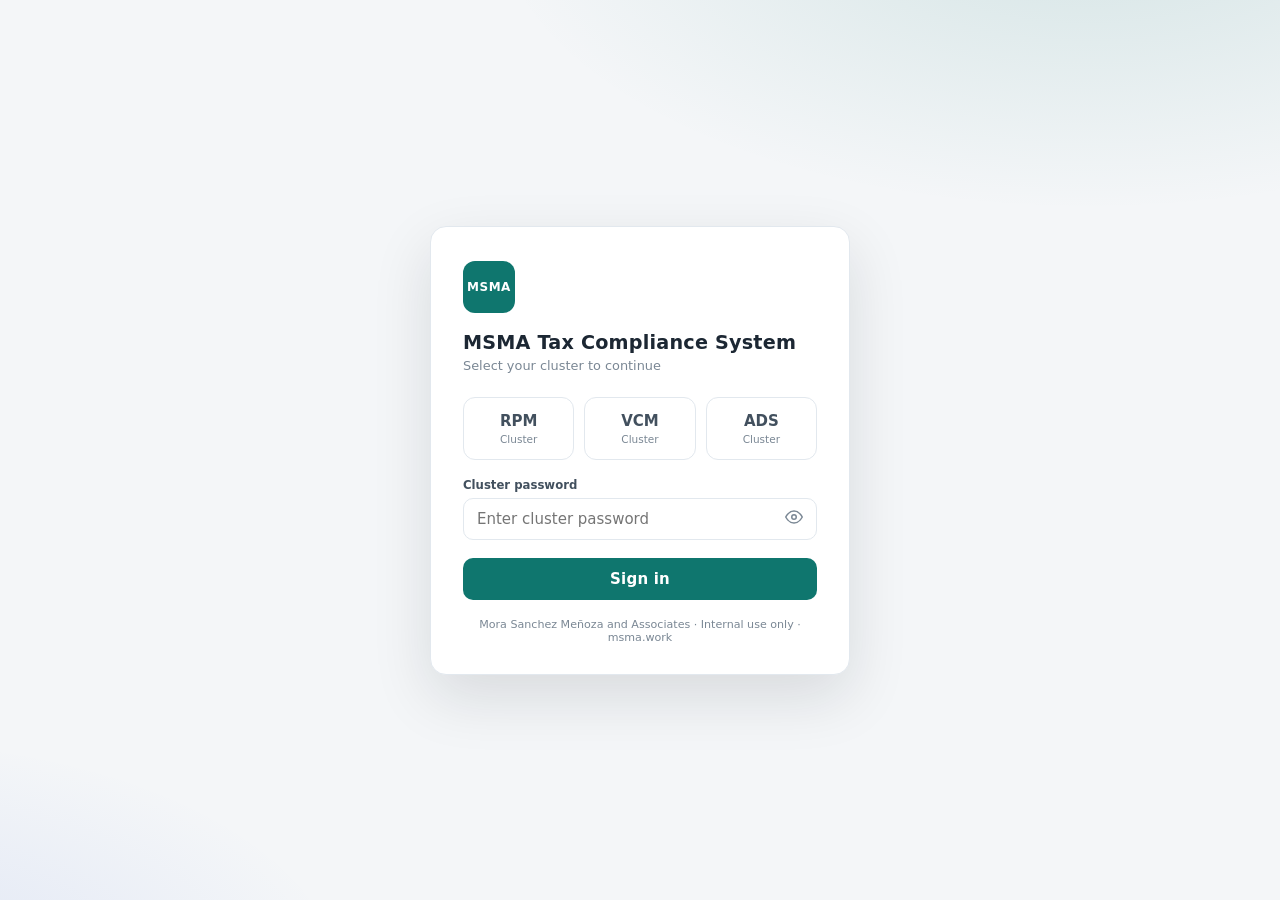
<file: msma-tax-compliance-system_6.html>
<!DOCTYPE html>
<html lang="en">
<head>
<meta charset="UTF-8">
<meta name="viewport" content="width=device-width, initial-scale=1.0">
<title>MSMA Tax Compliance System</title>
<style>
  :root{
    --ink:#1c2733; --ink-soft:#42505e; --muted:#7a8794;
    --paper:#f4f6f8; --surface:#ffffff; --line:#e2e8ee;
    --accent:#0f766e; --accent-soft:#e6f3f1; --accent-deep:#0b5a54;
    --amber:#b45309; --amber-bg:#fdf3e3;
    --red:#b91c1c; --red-bg:#fdecec;
    --green:#15803d; --green-bg:#e9f6ee;
    --blue:#1d4ed8; --blue-bg:#e9effc;
    --radius:10px;
    --sidebar-w:248px; --sidebar-w-min:64px;
    font-size:15px;
  }
  *{box-sizing:border-box; margin:0; padding:0;}
  body{
    font-family:"Segoe UI", system-ui, -apple-system, Roboto, "Helvetica Neue", Arial, sans-serif;
    background:var(--paper); color:var(--ink); min-height:100vh;
  }
  button{font:inherit; cursor:pointer;}
  input,select,textarea{font:inherit; color:var(--ink);}

  /* =================== LOGIN =================== */
  #loginScreen{
    min-height:100vh; display:flex; align-items:center; justify-content:center;
    background:
      radial-gradient(1000px 500px at 85% -10%, rgba(15,118,110,.14), transparent 60%),
      radial-gradient(800px 420px at -10% 110%, rgba(29,78,216,.10), transparent 60%),
      var(--paper);
    padding:24px;
  }
  .login-card{
    width:100%; max-width:420px; background:var(--surface);
    border:1px solid var(--line); border-radius:16px;
    box-shadow:0 22px 60px rgba(15,25,35,.12);
    padding:34px 32px 30px;
  }
  .login-card .logo{
    width:52px; height:52px; border-radius:12px; background:var(--accent);
    color:#fff; display:grid; place-items:center; font-weight:800; letter-spacing:.5px;
    margin-bottom:18px; font-size:.8rem;
  }
  .login-card h1{font-size:1.28rem; letter-spacing:.2px;}
  .login-card .tag{color:var(--muted); font-size:.86rem; margin:4px 0 24px;}
  .cluster-grid{display:grid; grid-template-columns:repeat(3,1fr); gap:10px; margin-bottom:18px;}
  .cluster-opt{
    border:1.5px solid var(--line); border-radius:12px; background:var(--surface);
    padding:14px 8px; text-align:center; color:var(--ink-soft); font-weight:700;
    transition:border-color .15s, background .15s;
  }
  .cluster-opt small{display:block; font-weight:500; color:var(--muted); font-size:.7rem; margin-top:3px;}
  .cluster-opt:hover{border-color:var(--accent);}
  .cluster-opt.sel{border-color:var(--accent); background:var(--accent-soft); color:var(--accent-deep);}
  .login-field{margin-bottom:14px;}
  .login-field label{display:block; font-size:.78rem; font-weight:600; color:var(--ink-soft); margin-bottom:6px;}
  .pw-wrap{position:relative;}
  .pw-wrap input{
    width:100%; padding:11px 44px 11px 13px; border:1.5px solid var(--line); border-radius:10px; outline:none;
  }
  .pw-wrap input:focus{border-color:var(--accent);}
  /* hide the browser's built-in password reveal (Edge) so only our toggle shows */
  .pw-wrap input::-ms-reveal,
  .pw-wrap input::-ms-clear{display:none;}
  .pw-wrap .eye{
    position:absolute; right:6px; top:50%; transform:translateY(-50%);
    border:none; background:transparent; color:var(--muted); width:34px; height:34px; border-radius:8px;
  }
  .pw-wrap .eye:hover{background:var(--paper);}
  .login-btn{
    width:100%; padding:12px; border:none; border-radius:10px; background:var(--accent);
    color:#fff; font-weight:700; letter-spacing:.2px; margin-top:4px;
  }
  .login-btn:hover{background:var(--accent-deep);}
  .login-err{
    color:var(--red); background:var(--red-bg); border-radius:8px; font-size:.82rem;
    padding:9px 12px; margin-bottom:12px; display:none;
  }
  .login-err.show{display:block; animation:shake .3s;}
  @keyframes shake{ 25%{transform:translateX(-4px)} 75%{transform:translateX(4px)} }
  .login-foot{margin-top:18px; text-align:center; font-size:.74rem; color:var(--muted);}

  /* =================== APP CHROME =================== */
  #appScreen{display:none;}
  .topbar{
    position:fixed; top:0; left:0; right:0; height:56px; z-index:40;
    background:var(--surface); border-bottom:1px solid var(--line);
    display:flex; align-items:center; gap:12px; padding:0 16px;
  }
  .hamburger{
    width:40px; height:40px; border:none; background:transparent; border-radius:50%;
    display:grid; place-items:center; color:var(--ink-soft);
  }
  .hamburger:hover{background:var(--paper);}
  .brand{display:flex; align-items:baseline; gap:8px; white-space:nowrap;}
  .brand .word{font-weight:700; letter-spacing:.4px;}
  .brand .app{color:var(--muted); font-size:.92rem;}
  .topbar .spacer{flex:1;}
  .cluster-chip{
    font-size:.76rem; font-weight:700; color:var(--accent-deep); background:var(--accent-soft);
    padding:4px 12px; border-radius:999px; letter-spacing:.04em;
  }
  .pst-clock{font-size:.85rem; color:var(--muted); white-space:nowrap;}
  .pst-clock b{color:var(--ink-soft); font-weight:600;}
  .logout-btn{
    border:1px solid var(--line); background:var(--surface); border-radius:8px;
    padding:6px 12px; font-size:.82rem; font-weight:600; color:var(--ink-soft);
  }
  .logout-btn:hover{border-color:var(--red); color:var(--red);}

  /* =================== SIDEBAR =================== */
  .sidebar{
    position:fixed; top:56px; bottom:0; left:0; width:var(--sidebar-w); z-index:30;
    background:var(--surface); border-right:1px solid var(--line);
    padding:12px 8px; overflow-y:auto; transition:width .18s ease;
    display:flex; flex-direction:column;
  }
  body.nav-min .sidebar{width:var(--sidebar-w-min);}
  .nav-item{
    display:flex; align-items:center; gap:14px; width:100%;
    border:none; background:transparent; text-align:left;
    padding:10px 14px; border-radius:0 999px 999px 0;
    color:var(--ink-soft); font-weight:500; white-space:nowrap; overflow:hidden;
  }
  .nav-item:hover{background:var(--paper);}
  .nav-item.active{background:var(--accent-soft); color:var(--accent-deep); font-weight:700;}
  .nav-item .ico{flex:0 0 20px; width:20px; height:20px;}
  .nav-item .chev{
    margin-left:auto; transition:transform .5s ease; flex:0 0 16px; width:16px; height:16px;
  }
  .nav-item.open .chev{transform:rotate(180deg);}
  body.nav-min .nav-item .label, body.nav-min .nav-item .chev{display:none;}

  /* dropdown: vertical window closing at .5s */
  .submenu{
    overflow:hidden; max-height:0; transition:max-height .5s ease;
  }
  .submenu.open{max-height:240px;}
  .submenu .nav-item{padding-left:48px; font-size:.92rem;}
  body.nav-min .submenu .nav-item{padding-left:14px;}
  .nav-bottom{margin-top:auto; border-top:1px solid var(--line); padding-top:8px;}

  /* =================== MAIN =================== */
  .main{margin:56px 0 0 var(--sidebar-w); padding:22px 26px 60px; transition:margin .18s ease;}
  body.nav-min .main{margin-left:var(--sidebar-w-min);}
  .page-head{display:flex; flex-wrap:wrap; align-items:center; gap:14px; margin-bottom:18px;}
  .page-head h1{font-size:1.35rem; font-weight:700; letter-spacing:.2px;}
  .page-head .sub{color:var(--muted); font-size:.9rem; width:100%;}
  .period-nav{display:flex; align-items:center; gap:6px; margin-left:auto;}
  .period-nav button{
    border:1px solid var(--line); background:var(--surface); border-radius:8px;
    width:34px; height:34px; color:var(--ink-soft);
  }
  .period-nav .period-label{
    border:1px solid var(--line); background:var(--surface); border-radius:8px;
    padding:6px 14px; font-weight:600; min-width:150px; text-align:center;
  }
  .subtabs{display:flex; gap:8px; margin-bottom:16px;}
  .subtab{
    border:1px solid var(--line); background:var(--surface); border-radius:999px;
    padding:7px 16px; font-weight:600; font-size:.86rem; color:var(--ink-soft);
  }
  .subtab.active{background:var(--ink); border-color:var(--ink); color:#fff;}

  .stat-row{display:grid; grid-template-columns:repeat(auto-fit,minmax(150px,1fr)); gap:12px; margin-bottom:20px;}
  .stat{background:var(--surface); border:1px solid var(--line); border-radius:var(--radius); padding:14px 16px;}
  .stat .n{font-size:1.5rem; font-weight:700;}
  .stat .l{font-size:.8rem; color:var(--muted); margin-top:2px;}
  .stat.flag-red .n{color:var(--red);}
  .stat.flag-amber .n{color:var(--amber);}
  .stat.flag-green .n{color:var(--green);}

  .toolbar{display:flex; flex-wrap:wrap; gap:10px; margin-bottom:14px; align-items:center;}
  .toolbar input[type=search]{
    flex:1; min-width:180px; padding:9px 14px; border:1px solid var(--line);
    border-radius:999px; background:var(--surface); outline:none;
  }
  .toolbar input[type=search]:focus{border-color:var(--accent);}
  .toolbar select{padding:9px 12px; border:1px solid var(--line); border-radius:8px; background:var(--surface);}
  .btn{border:none; border-radius:8px; padding:9px 16px; font-weight:600; background:var(--accent); color:#fff;}
  .btn:hover{background:var(--accent-deep);}
  .btn.ghost{background:var(--surface); color:var(--ink-soft); border:1px solid var(--line);}
  .btn.ghost:hover{background:var(--paper);}

  .card{background:var(--surface); border:1px solid var(--line); border-radius:var(--radius); overflow:hidden; margin-bottom:18px;}
  .card .card-title{
    padding:12px 16px; border-bottom:1px solid var(--line); font-weight:700; font-size:.95rem;
    display:flex; align-items:center; gap:10px;
  }
  .card .card-title .pill{
    font-size:.7rem; font-weight:700; padding:2px 9px; border-radius:999px;
    background:var(--accent-soft); color:var(--accent-deep);
  }
  table{width:100%; border-collapse:collapse;}
  thead th{
    text-align:left; font-size:.74rem; text-transform:uppercase; letter-spacing:.06em;
    color:var(--muted); padding:10px 14px; border-bottom:1px solid var(--line); background:#fbfcfd; white-space:nowrap;
  }
  tbody td{padding:12px 14px; border-bottom:1px solid var(--line); vertical-align:middle;}
  tbody tr:last-child td{border-bottom:none;}
  tbody tr:hover{background:#fafcfc;}
  .cname{font-weight:600; cursor:pointer;}
  .cname:hover{color:var(--accent); text-decoration:underline;}
  .cmeta{font-size:.78rem; color:var(--muted); margin-top:2px;}
  .chan{display:inline-block; font-size:.72rem; font-weight:700; letter-spacing:.03em; padding:2px 8px; border-radius:999px;}
  .chan.ebir{background:var(--blue-bg); color:var(--blue);}
  .chan.efps{background:var(--accent-soft); color:var(--accent-deep);}
  .taxtag{
    display:inline-block; font-size:.68rem; font-weight:700; padding:2px 7px; border-radius:6px;
    background:var(--paper); color:var(--ink-soft); border:1px solid var(--line); margin-right:3px;
  }
  .due{font-variant-numeric:tabular-nums; white-space:nowrap; font-size:.86rem;}
  .flagchip{display:inline-flex; align-items:center; gap:5px; font-size:.75rem; font-weight:700; padding:3px 9px; border-radius:999px; white-space:nowrap;}
  .flagchip.red{background:var(--red-bg); color:var(--red);}
  .flagchip.amber{background:var(--amber-bg); color:var(--amber);}
  .flagchip.green{background:var(--green-bg); color:var(--green);}
  .flagchip.grey{background:var(--paper); color:var(--muted);}

  .pipe{display:flex; gap:3px; align-items:center;}
  .pipe .step{
    width:22px; height:22px; border-radius:6px; border:1px solid var(--line);
    background:var(--surface); display:grid; place-items:center;
    font-size:.62rem; font-weight:700; color:var(--muted); position:relative;
  }
  .pipe .step.done{background:var(--accent); border-color:var(--accent); color:#fff;}
  .pipe .step.next{border-color:var(--accent); color:var(--accent-deep); border-style:dashed;}
  .pipe .step:hover::after{
    content:attr(data-tip); position:absolute; bottom:130%; left:50%; transform:translateX(-50%);
    background:var(--ink); color:#fff; font-size:.7rem; font-weight:500; padding:4px 8px;
    border-radius:6px; white-space:nowrap; z-index:5;
  }
  .pipe-actions{display:flex; gap:4px; margin-left:8px;}
  .pipe-actions button{
    border:1px solid var(--line); background:var(--surface); border-radius:6px;
    width:24px; height:24px; font-size:.8rem; color:var(--ink-soft); line-height:1;
  }
  .pipe-actions button:hover{border-color:var(--accent); color:var(--accent-deep);}
  .status-word{font-size:.78rem; color:var(--ink-soft); margin-top:4px;}

  .empty{padding:44px 20px; text-align:center; color:var(--muted);}
  .empty b{color:var(--ink-soft);}

  /* summary tiles on dashboard */
  .ret-grid{display:grid; grid-template-columns:repeat(auto-fit,minmax(250px,1fr)); gap:14px; margin-bottom:22px;}
  .ret-card{
    background:var(--surface); border:1px solid var(--line); border-radius:var(--radius);
    padding:16px; cursor:pointer; transition:border-color .15s, box-shadow .15s;
  }
  .ret-card:hover{border-color:var(--accent); box-shadow:0 4px 14px rgba(15,118,110,.08);}
  .ret-card .rc-head{display:flex; justify-content:space-between; align-items:baseline; margin-bottom:2px;}
  .ret-card .rc-form{font-weight:800; font-size:1.05rem;}
  .ret-card .rc-tax{font-size:.7rem; font-weight:700; color:var(--accent-deep); background:var(--accent-soft); padding:2px 8px; border-radius:999px;}
  .ret-card .rc-period{font-size:.78rem; color:var(--muted); margin-bottom:12px;}
  .ret-card .rc-bar{height:8px; border-radius:999px; background:var(--paper); overflow:hidden; margin-bottom:10px; display:flex;}
  .ret-card .rc-bar i{display:block; height:100%;}
  .ret-card .rc-nums{display:flex; gap:14px; font-size:.78rem; color:var(--ink-soft); flex-wrap:wrap;}
  .ret-card .rc-nums b{font-size:.95rem;}
  .dot{display:inline-block; width:8px; height:8px; border-radius:50%; margin-right:4px;}

  /* =================== MODALS =================== */
  .overlay{
    position:fixed; inset:0; background:rgba(20,28,36,.45); z-index:60;
    display:none; align-items:flex-start; justify-content:center; padding:56px 16px; overflow-y:auto;
  }
  .overlay.open{display:flex;}
  .modal{background:var(--surface); border-radius:14px; width:100%; max-width:640px; box-shadow:0 18px 50px rgba(15,25,35,.25);}
  .modal header{display:flex; align-items:center; justify-content:space-between; padding:16px 20px; border-bottom:1px solid var(--line); cursor:move; user-select:none;}
  .modal header h2{font-size:1.05rem;}
  /* dropdown checklist */
  .dd{position:relative;}
  .dd-btn{
    width:100%; text-align:left; padding:8px 34px 8px 11px; border:1px solid var(--line);
    border-radius:8px; background:#fff; color:var(--ink); position:relative;
  }
  .dd-btn:focus{border-color:var(--accent); outline:none;}
  .dd-btn.placeholder{color:var(--muted);}
  .dd-btn::after{
    content:""; position:absolute; right:12px; top:50%; width:8px; height:8px;
    border-right:2px solid var(--muted); border-bottom:2px solid var(--muted);
    transform:translateY(-70%) rotate(45deg); transition:transform .2s ease;
  }
  .dd.open .dd-btn::after{transform:translateY(-30%) rotate(-135deg);}
  .dd-panel{
    position:absolute; top:calc(100% + 4px); left:0; right:0; z-index:10;
    background:#fff; border:1px solid var(--line); border-radius:10px;
    box-shadow:0 10px 26px rgba(15,25,35,.14); padding:6px;
    overflow:hidden; max-height:0; opacity:0; pointer-events:none;
    transition:max-height .5s ease, opacity .2s ease;
  }
  .dd.open .dd-panel{max-height:220px; opacity:1; pointer-events:auto;}
  .dd-panel label{
    display:flex; align-items:center; gap:9px; padding:8px 10px; border-radius:7px;
    font-size:.88rem; font-weight:500; color:var(--ink-soft); cursor:pointer; margin:0;
  }
  .dd-panel label:hover{background:var(--paper);}
  .modal .body{padding:18px 20px; display:grid; grid-template-columns:1fr 1fr; gap:14px;}
  .modal .body .full{grid-column:1/-1;}
  .field label{display:block; font-size:.78rem; font-weight:600; color:var(--ink-soft); margin-bottom:5px;}
  .field input,.field select,.field textarea{
    width:100%; padding:8px 11px; border:1px solid var(--line); border-radius:8px; outline:none; background:#fff;
  }
  .field input:focus,.field select:focus,.field textarea:focus{border-color:var(--accent);}
  .checks{display:flex; gap:14px; flex-wrap:wrap; padding-top:4px;}
  .cor-note{
    display:flex; gap:8px; align-items:flex-start;
    background:var(--amber-bg); color:var(--amber);
    border:1px solid #f0d9b5; border-radius:8px;
    padding:9px 12px; font-size:.8rem; line-height:1.45;
  }
  .cor-note b{font-weight:700;}
  .checks label{display:flex; align-items:center; gap:6px; font-size:.86rem; font-weight:500; color:var(--ink-soft); margin:0;}
  .modal footer{display:flex; justify-content:space-between; gap:10px; padding:14px 20px; border-top:1px solid var(--line);}
  .modal footer .right{display:flex; gap:10px; margin-left:auto;}
  .danger-link{background:none; border:none; color:var(--red); font-weight:600;}
  .xclose{border:none; background:transparent; font-size:1.2rem; color:var(--muted); width:32px; height:32px; border-radius:50%;}
  .xclose:hover{background:var(--paper);}
  .hint{font-size:.75rem; color:var(--muted); margin-top:4px;}

  .toast{
    position:fixed; bottom:22px; left:50%; transform:translateX(-50%) translateY(80px);
    background:var(--ink); color:#fff; padding:10px 18px; border-radius:999px;
    font-size:.85rem; z-index:80; opacity:0; transition:all .25s ease; pointer-events:none;
  }
  .toast.show{opacity:1; transform:translateX(-50%) translateY(0);}
  .storage-note{margin-top:16px; font-size:.78rem; color:var(--muted);}

  @media (max-width:860px){
    body #appScreen .sidebar{width:var(--sidebar-w-min);}
    body #appScreen .sidebar .label, body #appScreen .sidebar .chev{display:none;}
    body #appScreen .main{margin-left:var(--sidebar-w-min); padding:16px 12px 60px;}
    .modal .body{grid-template-columns:1fr;}
    .cluster-grid{grid-template-columns:1fr;}
  }
  @media (prefers-reduced-motion: reduce){ *{transition:none !important;} }
</style>
</head>
<body>

<!-- ============================================================
     LOGIN SCREEN
============================================================ -->
<div id="loginScreen">
  <div class="login-card">
    <div class="logo">MSMA</div>
    <h1>MSMA Tax Compliance System</h1>
    <div class="tag">Select your cluster to continue</div>
    <div class="login-err" id="loginErr"></div>
    <div class="cluster-grid" id="clusterGrid">
      <button class="cluster-opt" data-cluster="RPM">RPM<small>Cluster</small></button>
      <button class="cluster-opt" data-cluster="VCM">VCM<small>Cluster</small></button>
      <button class="cluster-opt" data-cluster="ADS">ADS<small>Cluster</small></button>
    </div>
    <div class="login-field">
      <label for="loginPw">Cluster password</label>
      <div class="pw-wrap">
        <input type="password" id="loginPw" placeholder="Enter cluster password" autocomplete="current-password">
        <button class="eye" id="pwEye" type="button" aria-label="Show password">
          <svg width="18" height="18" viewBox="0 0 24 24" fill="none" stroke="currentColor" stroke-width="2" stroke-linecap="round" stroke-linejoin="round"><path d="M1 12s4-8 11-8 11 8 11 8-4 8-11 8-11-8-11-8z"/><circle cx="12" cy="12" r="3"/></svg>
        </button>
      </div>
    </div>
    <button class="login-btn" id="btnLogin">Sign in</button>
    <div class="login-foot">Mora Sanchez Meñoza and Associates · Internal use only · msma.work</div>
  </div>
</div>

<!-- ============================================================
     APP
============================================================ -->
<div id="appScreen">
  <div class="topbar">
    <button class="hamburger" id="btnNav" aria-label="Toggle navigation">
      <svg width="20" height="20" viewBox="0 0 24 24" fill="none" stroke="currentColor" stroke-width="2" stroke-linecap="round"><line x1="3" y1="6" x2="21" y2="6"/><line x1="3" y1="12" x2="21" y2="12"/><line x1="3" y1="18" x2="21" y2="18"/></svg>
    </button>
    <div class="brand">
      <span class="word">MSMA</span>
      <span class="app">Tax Compliance System</span>
    </div>
    <span class="cluster-chip" id="clusterChip"></span>
    <div class="spacer"></div>
    <div class="pst-clock" id="pstClock"></div>
    <button class="logout-btn" id="btnLogout">Log out</button>
  </div>

  <nav class="sidebar" id="sidebar">
    <button class="nav-item" data-view="dashboard">
      <svg class="ico" viewBox="0 0 24 24" fill="none" stroke="currentColor" stroke-width="2" stroke-linecap="round" stroke-linejoin="round"><rect x="3" y="3" width="7" height="9"/><rect x="14" y="3" width="7" height="5"/><rect x="14" y="12" width="7" height="9"/><rect x="3" y="16" width="7" height="5"/></svg>
      <span class="label">Main Tracker</span>
    </button>
    <button class="nav-item" data-view="masterlist">
      <svg class="ico" viewBox="0 0 24 24" fill="none" stroke="currentColor" stroke-width="2" stroke-linecap="round" stroke-linejoin="round"><path d="M17 21v-2a4 4 0 0 0-4-4H5a4 4 0 0 0-4 4v2"/><circle cx="9" cy="7" r="4"/><path d="M23 21v-2a4 4 0 0 0-3-3.87"/><path d="M16 3.13a4 4 0 0 1 0 7.75"/></svg>
      <span class="label">Client Masterlist</span>
    </button>

    <button class="nav-item" id="taxParent">
      <svg class="ico" viewBox="0 0 24 24" fill="none" stroke="currentColor" stroke-width="2" stroke-linecap="round" stroke-linejoin="round"><path d="M14 2H6a2 2 0 0 0-2 2v16a2 2 0 0 0 2 2h12a2 2 0 0 0 2-2V8z"/><polyline points="14 2 14 8 20 8"/><line x1="16" y1="13" x2="8" y2="13"/><line x1="16" y1="17" x2="8" y2="17"/></svg>
      <span class="label">Tax Compliance</span>
      <svg class="chev" viewBox="0 0 24 24" fill="none" stroke="currentColor" stroke-width="2" stroke-linecap="round" stroke-linejoin="round"><polyline points="6 9 12 15 18 9"/></svg>
    </button>
    <div class="submenu" id="taxSubmenu">
      <button class="nav-item" data-view="WTC"><span class="label">WTC · Compensation</span></button>
      <button class="nav-item" data-view="EWT"><span class="label">EWT · Expanded</span></button>
      <button class="nav-item" data-view="VAT"><span class="label">VAT</span></button>
      <button class="nav-item" data-view="IT"><span class="label">IT · Income Tax</span></button>
    </div>

    <div class="nav-bottom">
      <button class="nav-item" id="navExport">
        <svg class="ico" viewBox="0 0 24 24" fill="none" stroke="currentColor" stroke-width="2" stroke-linecap="round" stroke-linejoin="round"><path d="M21 15v4a2 2 0 0 1-2 2H5a2 2 0 0 1-2-2v-4"/><polyline points="7 10 12 15 17 10"/><line x1="12" y1="15" x2="12" y2="3"/></svg>
        <span class="label">Export current view</span>
      </button>
    </div>
  </nav>

  <main class="main" id="mainContent"></main>
</div>

<!-- ============ CLIENT MODAL ============ -->
<div class="overlay" id="clientOverlay">
  <div class="modal" role="dialog" aria-modal="true">
    <header>
      <h2 id="clientModalTitle">Add client</h2>
      <button class="xclose" data-close="clientOverlay">✕</button>
    </header>
    <div class="body">
      <div class="cor-note full">
        <svg width="15" height="15" viewBox="0 0 24 24" fill="none" stroke="currentColor" stroke-width="2" stroke-linecap="round" stroke-linejoin="round" style="flex:0 0 15px; margin-top:2px;"><circle cx="12" cy="12" r="10"/><line x1="12" y1="16" x2="12" y2="12"/><line x1="12" y1="8" x2="12.01" y2="8"/></svg>
        <span>All information must be based on the client's <b>latest Certificate of Registration (BIR Form 2303)</b>.</span>
      </div>
      <div class="field full">
        <label>Registered name</label>
        <input id="fName" placeholder="e.g. ABC Trading Corp.">
      </div>
      <div class="field">
        <label>TIN</label>
        <input id="fTin" placeholder="000-000-000-000">
      </div>
      <div class="field">
        <label>RDO code</label>
        <input id="fRdo" placeholder="e.g. 081">
      </div>
      <div class="field">
        <label>Filing channel</label>
        <select id="fChan">
          <option value="eBIRForms">eBIRForms</option>
          <option value="EFPS">EFPS</option>
        </select>
      </div>
      <div class="field">
        <label>EFPS group</label>
        <select id="fGroup">
          <option value="">N/A</option>
          <option value="A">Group A (file by 15th)</option>
          <option value="B">Group B (file by 14th)</option>
          <option value="C">Group C (file by 13th)</option>
          <option value="D">Group D (file by 12th)</option>
          <option value="E">Group E (file by 11th)</option>
        </select>
        <div class="hint">Staggered filing applies to EFPS monthly withholding returns. Payment due the 15th.</div>
      </div>
      <div class="field">
        <label>Applicable tax types</label>
        <div class="dd" id="taxDd">
          <button type="button" class="dd-btn placeholder" id="taxDdBtn">Select tax types</button>
          <div class="dd-panel">
            <label><input type="checkbox" id="txWTC"> WTC</label>
            <label><input type="checkbox" id="txEWT"> EWT</label>
            <label><input type="checkbox" id="txVAT"> VAT</label>
            <label><input type="checkbox" id="txIT"> IT</label>
          </div>
        </div>
      </div>
      <div class="field">
        <label>Registered business address</label>
        <input id="fAddr" placeholder="As shown on the 2303">
      </div>
      <div class="field">
        <label>Associate in charge</label>
        <input id="fPrep" placeholder="Staff name">
      </div>
      <div class="field">
        <label>Reviewer/Senior associate in charge</label>
        <input id="fRev" placeholder="Senior / manager">
      </div>
      <div class="field full">
        <label>Notes</label>
        <textarea id="fNotes" rows="2" placeholder="Payroll cut-off quirks, contact person, etc."></textarea>
      </div>
    </div>
    <footer>
      <button class="danger-link" id="btnDeleteClient" style="display:none;">Delete client</button>
      <div class="right">
        <button class="btn ghost" data-close="clientOverlay">Cancel</button>
        <button class="btn" id="btnSaveClient">Save client</button>
      </div>
    </footer>
  </div>
</div>

<!-- ============ RECORD MODAL ============ -->
<div class="overlay" id="recOverlay">
  <div class="modal" role="dialog" aria-modal="true">
    <header>
      <h2 id="recModalTitle">Filing detail</h2>
      <button class="xclose" data-close="recOverlay">✕</button>
    </header>
    <div class="body">
      <div class="field">
        <label>Tax due (₱)</label>
        <input id="rTax" type="number" min="0" step="0.01" placeholder="0.00">
      </div>
      <div class="field">
        <label>Confirmation / FRN no.</label>
        <input id="rRef" placeholder="Filing reference no.">
      </div>
      <div class="field full">
        <label>Notes for this period</label>
        <textarea id="rNotes" rows="3" placeholder="Variances, client delays, penalty exposure…"></textarea>
      </div>
      <div class="field full">
        <label>Step history</label>
        <div id="rHistory" style="font-size:.82rem; color:var(--ink-soft); line-height:1.7;"></div>
      </div>
    </div>
    <footer>
      <div class="right">
        <button class="btn ghost" data-close="recOverlay">Close</button>
        <button class="btn" id="btnSaveRec">Save</button>
      </div>
    </footer>
  </div>
</div>

<div class="toast" id="toast"></div>

<script>
"use strict";
/* ============================================================
   PST-pinned date helpers
============================================================ */
const MONTHS = ["January","February","March","April","May","June","July","August","September","October","November","December"];
function nowPST(){
  const fmt = new Intl.DateTimeFormat("en-PH", {
    timeZone:"Asia/Manila", year:"numeric", month:"2-digit", day:"2-digit",
    hour:"2-digit", minute:"2-digit", hour12:false
  });
  const p = {};
  fmt.formatToParts(new Date()).forEach(x => p[x.type] = x.value);
  return { y:+p.year, m:+p.month, d:+p.day, hh:p.hour, mm:p.minute };
}
function ymdInt(y,m,d){ return y*10000+m*100+d; }
function todayInt(){ const t=nowPST(); return ymdInt(t.y,t.m,t.d); }
function dateStampPST(){ const t=nowPST(); return `${t.y}-${String(t.m).padStart(2,"0")}-${String(t.d).padStart(2,"0")}`; }
function daysBetween(fromInt, toYmd){
  const f = new Date(Date.UTC(Math.floor(fromInt/10000), Math.floor(fromInt/100)%100-1, fromInt%100));
  const t = new Date(Date.UTC(toYmd.y, toYmd.m-1, toYmd.d));
  return Math.round((t-f)/86400000);
}
function lastDayOf(y,m){ return new Date(Date.UTC(y,m,0)).getUTCDate(); }
function addDays(y,m,d,n){
  const dt = new Date(Date.UTC(y,m-1,d)); dt.setUTCDate(dt.getUTCDate()+n);
  return { y:dt.getUTCFullYear(), m:dt.getUTCMonth()+1, d:dt.getUTCDate() };
}
function ordinal(n){ const s=["th","st","nd","rd"], v=n%100; return n+(s[(v-20)%10]||s[v]||s[0]); }
function fmtYmd(o){ return `${MONTHS[o.m-1].slice(0,3)} ${o.d}, ${o.y}`; }

/* ============================================================
   Auth — cluster gate (hash-obfuscated; see deployment note)
============================================================ */
const cyrb53 = (str, seed = 0) => {
  let h1 = 0xdeadbeef ^ seed, h2 = 0x41c6ce57 ^ seed;
  for (let i = 0, ch; i < str.length; i++) {
    ch = str.charCodeAt(i);
    h1 = Math.imul(h1 ^ ch, 2654435761);
    h2 = Math.imul(h2 ^ ch, 1597334677);
  }
  h1 = Math.imul(h1 ^ (h1 >>> 16), 2246822507) ^ Math.imul(h2 ^ (h2 >>> 13), 3266489909);
  h2 = Math.imul(h2 ^ (h2 >>> 16), 2246822507) ^ Math.imul(h1 ^ (h1 >>> 13), 3266489909);
  return 4294967296 * (2097151 & h2) + (h1 >>> 0);
};
const CLUSTER_HASHES = { RPM:8648645207156326, ADS:8324280130240436, VCM:7499670937568036 };

/* ============================================================
   Storage (localStorage w/ in-memory fallback for sandboxes)
============================================================ */
const memStore = {};
const store = {
  get(k){ try { return localStorage.getItem(k); } catch(e){ return memStore[k] ?? null; } },
  set(k,v){ try { localStorage.setItem(k,v); } catch(e){ memStore[k]=v; } },
  del(k){ try { localStorage.removeItem(k); } catch(e){ delete memStore[k]; } }
};
const memSession = {};
const session = {
  get(k){ try { return sessionStorage.getItem(k); } catch(e){ return memSession[k] ?? null; } },
  set(k,v){ try { sessionStorage.setItem(k,v); } catch(e){ memSession[k]=v; } },
  del(k){ try { sessionStorage.removeItem(k); } catch(e){ delete memSession[k]; } }
};

let cluster = null;
let db = null;
function dbKey(){ return `msma_taxcomp_v1_${cluster}`; }
function loadDb(){
  try { db = JSON.parse(store.get(dbKey())) || null; } catch(e){ db = null; }
  if(!db) db = { clients:[], records:{} };
  if(!db.clients) db.clients = [];
  if(!db.records) db.records = {};
  // migrate any clients saved under the old "WTE" tag to "EWT"
  db.clients.forEach(c=>{
    if(c.taxTypes && "WTE" in c.taxTypes){
      c.taxTypes.EWT = c.taxTypes.EWT || c.taxTypes.WTE;
      delete c.taxTypes.WTE;
    }
  });
}
function save(){ store.set(dbKey(), JSON.stringify(db)); }

/* ============================================================
   Return definitions & deadline logic
============================================================ */
const STEPS = [
  {key:"requested", label:"Data Requested",  short:"RQ"},
  {key:"received",  label:"Data Received",   short:"RC"},
  {key:"drafted",   label:"Return Drafted",  short:"DR"},
  {key:"reviewed",  label:"Reviewed",        short:"RV"},
  {key:"approved",  label:"Client Approved", short:"AP"},
  {key:"filed",     label:"Filed",           short:"FI"},
  {key:"paid",      label:"Paid",            short:"PY"},
  {key:"archived",  label:"Archived",        short:"AR"}
];
const EFPS_DAYS = {A:15,B:14,C:13,D:12,E:11};

// freq: M (monthly), Q (quarterly), A (annual)
const RETURNS = {
  "1601C":  { tax:"WTC", form:"1601-C",  name:"Withholding Tax on Compensation", freq:"M" },
  "0619E":  { tax:"EWT", form:"0619-E",  name:"Expanded WT — Monthly Remittance", freq:"M" },
  "1601EQ": { tax:"EWT", form:"1601-EQ", name:"Expanded WT — Quarterly Return",   freq:"Q" },
  "2550Q":  { tax:"VAT", form:"2550Q",   name:"Quarterly Value-Added Tax Return", freq:"Q" },
  "1702Q":  { tax:"IT",  form:"1702Q/1701Q", name:"Quarterly Income Tax Return",  freq:"Q" },
  "1702":   { tax:"IT",  form:"1702/1701",   name:"Annual Income Tax Return",     freq:"A" }
};
const TAX_PAGES = {
  WTC: { title:"Withholding Tax — Compensation", returns:["1601C"] },
  EWT: { title:"Withholding Tax — Expanded",     returns:["0619E","1601EQ"] },
  VAT: { title:"Value-Added Tax",                returns:["2550Q"] },
  IT:  { title:"Income Tax",                     returns:["1702Q","1702"] }
};

// period objects: monthly {y,m} · quarterly {y,q} · annual {y}
function periodKey(ret, p){
  const f = RETURNS[ret].freq;
  if(f==="M") return `${p.y}-${String(p.m).padStart(2,"0")}`;
  if(f==="Q") return `${p.y}-Q${p.q}`;
  return `${p.y}`;
}
function periodLabel(ret, p){
  const f = RETURNS[ret].freq;
  if(f==="M") return `${MONTHS[p.m-1]} ${p.y}`;
  if(f==="Q") return `Q${p.q} ${p.y}`;
  return `TY ${p.y}`;
}
function shiftPeriod(ret, p, dir){
  const f = RETURNS[ret].freq;
  if(f==="M"){
    let m=p.m+dir, y=p.y;
    if(m<1){m=12;y--;} if(m>12){m=1;y++;}
    return {y,m};
  }
  if(f==="Q"){
    let q=p.q+dir, y=p.y;
    if(q<1){q=4;y--;} if(q>4){q=1;y++;}
    return {y,q};
  }
  return {y:p.y+dir};
}
// default period = latest CLOSED period as of PST today
function defaultPeriod(ret){
  const t = nowPST();
  const f = RETURNS[ret].freq;
  if(f==="M") return t.m===1 ? {y:t.y-1,m:12} : {y:t.y,m:t.m-1};
  if(f==="Q"){
    const curQ = Math.floor((t.m-1)/3)+1;
    return curQ===1 ? {y:t.y-1,q:4} : {y:t.y,q:curQ-1};
  }
  return {y:t.y-1};
}
// deadline: returns {file:{y,m,d}, pay:{y,m,d}}
function deadlineFor(ret, client, p){
  const R = RETURNS[ret];
  if(R.freq==="M"){
    const f = p.m===12 ? {y:p.y+1,m:1} : {y:p.y,m:p.m+1};
    if(p.m===12) return { file:{...f,d:15}, pay:{...f,d:15} };  // Dec comp: Jan 15
    if(client.channel==="EFPS"){
      const d = EFPS_DAYS[client.efpsGroup] || 15;
      return { file:{...f,d}, pay:{...f,d:15} };
    }
    return { file:{...f,d:10}, pay:{...f,d:10} };
  }
  if(R.freq==="Q"){
    const endM = p.q*3, endD = lastDayOf(p.y, endM);
    if(ret==="1601EQ"){
      const f = endM===12 ? {y:p.y+1,m:1} : {y:p.y,m:endM+1};
      const d = lastDayOf(f.y, f.m);
      return { file:{...f,d}, pay:{...f,d} };  // last day of month following quarter
    }
    if(ret==="2550Q"){
      const f = endM===12 ? {y:p.y+1,m:1} : {y:p.y,m:endM+1};
      return { file:{...f,d:25}, pay:{...f,d:25} };  // 25th following quarter close
    }
    // 1702Q: 60 days after quarter close (corp); good proxy for 1701Q too
    const dl = addDays(p.y, endM, endD, 60);
    return { file:dl, pay:dl };
  }
  // annual: April 15 following taxable year
  return { file:{y:p.y+1,m:4,d:15}, pay:{y:p.y+1,m:4,d:15} };
}

function getRecord(ret, p, clientId){
  const rk = `${ret}|${periodKey(ret,p)}`;
  if(!db.records[rk]) db.records[rk] = {};
  if(!db.records[rk][clientId]) db.records[rk][clientId] = { stage:0, dates:{}, taxDue:"", ref:"", notes:"" };
  return db.records[rk][clientId];
}

function flagFor(ret, client, p, rec){
  if(rec.stage >= 8) return {cls:"green", text:"Complete", rank:4};
  if(rec.stage >= 6) return {cls:"green", text:"Filed", rank:3};
  const dl = deadlineFor(ret, client, p);
  const days = daysBetween(todayInt(), dl.file);   // >0 = days remaining
  if(days < 0)  return {cls:"red", text:"OVERDUE", rank:0};
  if(days <= 2) return {cls:"red", text:"At risk", rank:0};
  if(rec.stage < 2 && days <= 6) return {cls:"amber", text:"Chase data", rank:1};
  if(rec.stage === 0 && days <= 8) return {cls:"amber", text:"Send request", rank:1};
  return {cls:"grey", text:"On track", rank:2};
}

function clientsFor(taxType){
  return db.clients
    .filter(c => c.taxTypes && c.taxTypes[taxType])
    .sort((a,b)=>a.name.localeCompare(b.name));
}

/* ============================================================
   UI state
============================================================ */
const $ = id => document.getElementById(id);
let view = "dashboard";          // dashboard | masterlist | WTC | EWT | VAT | IT
let activeReturn = {};           // per tax page: which return sub-tab
let periods = {};                // per return key: current period
let recCtx = null;               // {ret, period, clientId}
let editingClientId = null;
let searchQ = "", filterFlag = "", filterChan = "";

Object.keys(RETURNS).forEach(r => periods[r] = defaultPeriod(r));
Object.keys(TAX_PAGES).forEach(t => activeReturn[t] = TAX_PAGES[t].returns[0]);

function escapeHtml(s){
  return String(s ?? "").replace(/[&<>"']/g, c => ({"&":"&amp;","<":"&lt;",">":"&gt;",'"':"&quot;","'":"&#39;"}[c]));
}
function fmtMoney(v){
  if(v === "" || v === null || v === undefined || isNaN(+v)) return "—";
  return "₱" + (+v).toLocaleString("en-PH",{minimumFractionDigits:2, maximumFractionDigits:2});
}

/* ============================================================
   LOGIN flow
============================================================ */
let selCluster = null;
document.querySelectorAll(".cluster-opt").forEach(b=>{
  b.onclick = ()=>{
    document.querySelectorAll(".cluster-opt").forEach(x=>x.classList.remove("sel"));
    b.classList.add("sel");
    selCluster = b.dataset.cluster;
    $("loginErr").classList.remove("show");
    $("loginPw").focus();
  };
});
$("pwEye").onclick = ()=>{
  const i = $("loginPw");
  i.type = i.type === "password" ? "text" : "password";
};
function tryLogin(){
  const err = $("loginErr");
  err.classList.remove("show");
  if(!selCluster){
    err.textContent = "Please select your cluster first.";
    void err.offsetWidth; err.classList.add("show"); return;
  }
  const pw = $("loginPw").value;
  if(cyrb53(pw) !== CLUSTER_HASHES[selCluster]){
    err.textContent = "Incorrect password for the " + selCluster + " Cluster.";
    void err.offsetWidth; err.classList.add("show");
    $("loginPw").select(); return;
  }
  session.set("msma_cluster", selCluster);
  enterApp(selCluster);
}
$("btnLogin").onclick = tryLogin;
$("loginPw").addEventListener("keydown", e=>{ if(e.key==="Enter") tryLogin(); });

function enterApp(cl){
  cluster = cl;
  loadDb();
  $("clusterChip").textContent = cluster + " CLUSTER";
  $("loginScreen").style.display = "none";
  $("appScreen").style.display = "block";
  $("loginPw").value = "";
  view = "dashboard";
  render();
}
$("btnLogout").onclick = ()=>{
  session.del("msma_cluster");
  cluster = null; db = null;
  $("appScreen").style.display = "none";
  $("loginScreen").style.display = "flex";
  document.querySelectorAll(".cluster-opt").forEach(x=>x.classList.remove("sel"));
  selCluster = null;
};

/* ============================================================
   SIDEBAR behaviour
============================================================ */
$("btnNav").onclick = ()=> document.body.classList.toggle("nav-min");
$("taxParent").onclick = ()=>{
  $("taxParent").classList.toggle("open");
  $("taxSubmenu").classList.toggle("open");
};
document.querySelectorAll(".nav-item[data-view]").forEach(b=>{
  b.onclick = ()=>{
    view = b.dataset.view;
    searchQ = ""; filterFlag = ""; filterChan = "";
    if(TAX_PAGES[view] && !$("taxSubmenu").classList.contains("open")){
      $("taxParent").classList.add("open");
      $("taxSubmenu").classList.add("open");
    }
    render();
  };
});
window.gotoView = function(v, ret){
  view = v;
  if(ret) activeReturn[RETURNS[ret].tax] = ret;
  if(TAX_PAGES[v]){
    $("taxParent").classList.add("open");
    $("taxSubmenu").classList.add("open");
  }
  render();
};

/* ============================================================
   RENDER — router
============================================================ */
function render(){
  document.querySelectorAll(".nav-item[data-view]").forEach(b=>{
    b.classList.toggle("active", b.dataset.view === view);
  });
  $("taxParent").classList.toggle("active", !!TAX_PAGES[view]);
  const el = $("mainContent");
  if(view==="dashboard") el.innerHTML = renderDashboard();
  else if(view==="masterlist") el.innerHTML = renderMasterlist();
  else el.innerHTML = renderTaxPage(view);
  wirePageEvents();
}

/* -------------------- Dashboard -------------------- */
function summarize(ret){
  const R = RETURNS[ret];
  const p = defaultPeriod(ret);
  const list = clientsFor(R.tax);
  const s = { total:list.length, filed:0, prog:0, amber:0, red:0, notStarted:0 };
  list.forEach(c=>{
    const rec = getRecord(ret, p, c.id);
    const f = flagFor(ret, c, p, rec);
    if(rec.stage>=6) s.filed++;
    else { s.prog++; if(rec.stage===0) s.notStarted++; }
    if(f.cls==="amber") s.amber++;
    if(f.cls==="red") s.red++;
  });
  return { p, s };
}
function renderDashboard(){
  const t = nowPST();
  let cards = "", attention = "";
  let attRows = [];

  Object.keys(RETURNS).forEach(ret=>{
    const R = RETURNS[ret];
    const { p, s } = summarize(ret);
    const pct = s.total ? Math.round(100*s.filed/s.total) : 0;
    const gDL = deadlineFor(ret, {channel:"eBIRForms"}, p).file;
    cards += `
      <div class="ret-card" onclick="gotoView('${R.tax}','${ret}')">
        <div class="rc-head">
          <span class="rc-form">${R.form}</span>
          <span class="rc-tax">${R.tax}</span>
        </div>
        <div class="rc-period">${escapeHtml(R.name)} · ${periodLabel(ret,p)} · due ${fmtYmd(gDL)}${ret==="1601C"||ret==="0619E"?" (EFPS staggered)":""}</div>
        <div class="rc-bar">
          <i style="width:${pct}%; background:var(--green);"></i>
          <i style="width:${s.total?Math.round(100*s.red/s.total):0}%; background:var(--red);"></i>
          <i style="width:${s.total?Math.round(100*s.amber/s.total):0}%; background:var(--amber);"></i>
        </div>
        <div class="rc-nums">
          <span><span class="dot" style="background:var(--green)"></span><b>${s.filed}</b>/${s.total} filed</span>
          <span><span class="dot" style="background:var(--ink)"></span><b>${s.prog}</b> in progress</span>
          <span><span class="dot" style="background:var(--amber)"></span><b>${s.amber}</b> follow-up</span>
          <span><span class="dot" style="background:var(--red)"></span><b>${s.red}</b> at risk</span>
        </div>
      </div>`;

    // attention list rows
    clientsFor(R.tax).forEach(c=>{
      const rec = getRecord(ret, p, c.id);
      const f = flagFor(ret, c, p, rec);
      if(f.cls==="red" || f.cls==="amber"){
        attRows.push({ f, c, ret, p, dl: deadlineFor(ret, c, p).file,
          stageWord: rec.stage===0 ? "Not started" : STEPS[rec.stage-1].label });
      }
    });
  });

  attRows.sort((a,b)=> a.f.rank - b.f.rank || ymdInt(a.dl.y,a.dl.m,a.dl.d) - ymdInt(b.dl.y,b.dl.m,b.dl.d));
  attention = attRows.length ? attRows.map(r=>`
    <tr>
      <td><div class="cname" onclick="gotoView('${RETURNS[r.ret].tax}','${r.ret}')">${escapeHtml(r.c.name)}</div>
          <div class="cmeta">${escapeHtml(r.c.preparer||"unassigned")}</div></td>
      <td><b>${RETURNS[r.ret].form}</b><div class="cmeta">${periodLabel(r.ret,r.p)}</div></td>
      <td class="due">${fmtYmd(r.dl)}</td>
      <td>${escapeHtml(r.stageWord)}</td>
      <td><span class="flagchip ${r.f.cls}">${r.f.text}</span></td>
    </tr>`).join("")
    : `<tr><td colspan="5"><div class="empty" style="padding:26px;">Nothing needs attention right now. <b>All returns are on track.</b></div></td></tr>`;

  return `
    <div class="page-head">
      <h1>Main Tracker</h1>
      <div class="sub">Per-return compliance summary for the ${cluster} Cluster · current open cycles as of ${MONTHS[t.m-1]} ${t.d}, ${t.y} (PST)</div>
    </div>
    <div class="ret-grid">${cards}</div>
    <div class="card">
      <div class="card-title">Needs attention <span class="pill">${attRows.length}</span></div>
      <table>
        <thead><tr><th>Client</th><th>Return</th><th>Deadline</th><th>Last step done</th><th>Flag</th></tr></thead>
        <tbody>${attention}</tbody>
      </table>
    </div>
    <p class="storage-note">Cluster data is stored in this browser (localStorage) under the ${cluster} workspace. All dates are pinned to Philippine Standard Time.</p>`;
}

/* -------------------- Masterlist -------------------- */
function renderMasterlist(){
  const q = searchQ.toLowerCase();
  const rows = [...db.clients].sort((a,b)=>a.name.localeCompare(b.name)).filter(c=>{
    if(q && !(c.name.toLowerCase().includes(q) || (c.tin||"").toLowerCase().includes(q) ||
              (c.preparer||"").toLowerCase().includes(q) || (c.reviewer||"").toLowerCase().includes(q))) return false;
    if(filterChan && c.channel !== filterChan) return false;
    return true;
  }).map(c=>`
    <tr>
      <td><div class="cname" onclick="openClient('${c.id}')">${escapeHtml(c.name)}</div>
          <div class="cmeta">TIN ${escapeHtml(c.tin||"—")} · RDO ${escapeHtml(c.rdo||"—")}${c.address?"<br>"+escapeHtml(c.address):""}</div></td>
      <td><span class="chan ${c.channel==="EFPS"?"efps":"ebir"}">${c.channel}${c.channel==="EFPS"&&c.efpsGroup?" · "+c.efpsGroup:""}</span></td>
      <td>${["WTC","EWT","VAT","IT"].filter(t=>c.taxTypes&&c.taxTypes[t]).map(t=>`<span class="taxtag">${t}</span>`).join("")||"—"}</td>
      <td>${escapeHtml(c.preparer||"—")}<div class="cmeta">${c.reviewer?("Rev: "+escapeHtml(c.reviewer)):""}</div></td>
      <td>${escapeHtml(c.notes||"")}</td>
    </tr>`).join("");

  return `
    <div class="page-head">
      <h1>Client Masterlist</h1>
      <div class="sub">${db.clients.length} client${db.clients.length===1?"":"s"} in the ${cluster} Cluster · click a name to edit</div>
    </div>
    <div class="toolbar">
      <input type="search" id="search" placeholder="Search client, TIN, or staff…" value="${escapeHtml(searchQ)}">
      <select id="filterChan">
        <option value="">All channels</option>
        <option value="eBIRForms" ${filterChan==="eBIRForms"?"selected":""}>eBIRForms</option>
        <option value="EFPS" ${filterChan==="EFPS"?"selected":""}>EFPS</option>
      </select>
      <button class="btn" id="btnAddClient">+ Add client</button>
    </div>
    <div class="card">
      <table>
        <thead><tr><th style="min-width:200px;">Client</th><th>Channel</th><th>Tax types</th><th>Assigned</th><th>Notes</th></tr></thead>
        <tbody>${rows}</tbody>
      </table>
      ${db.clients.length ? "" : `<div class="empty"><b>No clients yet.</b><br>Add your first client to start tracking compliance for this cluster.</div>`}
    </div>`;
}

/* -------------------- Tax pages -------------------- */
function renderTaxPage(taxType){
  const page = TAX_PAGES[taxType];
  const ret = activeReturn[taxType];
  const R = RETURNS[ret];
  const p = periods[ret];
  const list = clientsFor(taxType);
  const q = searchQ.toLowerCase();

  const tabs = page.returns.length > 1 ? `
    <div class="subtabs">
      ${page.returns.map(r=>`<button class="subtab ${r===ret?"active":""}" data-ret="${r}">${RETURNS[r].form} · ${RETURNS[r].freq==="M"?"Monthly":RETURNS[r].freq==="Q"?"Quarterly":"Annual"}</button>`).join("")}
    </div>` : "";

  let stats = {total:0, filed:0, prog:0, amber:0, red:0};
  let rows = "";
  list.forEach(c=>{
    const rec = getRecord(ret, p, c.id);
    const flag = flagFor(ret, c, p, rec);
    if(q && !(c.name.toLowerCase().includes(q) || (c.tin||"").toLowerCase().includes(q) ||
              (c.preparer||"").toLowerCase().includes(q) || (c.reviewer||"").toLowerCase().includes(q))) return;
    if(filterChan && c.channel !== filterChan) return;
    if(filterFlag){
      if(filterFlag==="red" && flag.cls!=="red") return;
      if(filterFlag==="amber" && flag.cls!=="amber") return;
      if(filterFlag==="green" && flag.cls!=="green") return;
      if(filterFlag==="pending" && flag.cls==="green") return;
    }
    stats.total++;
    if(rec.stage>=6) stats.filed++; else stats.prog++;
    if(flag.cls==="amber") stats.amber++;
    if(flag.cls==="red") stats.red++;

    const dl = deadlineFor(ret, c, p);
    const pipe = STEPS.map((s,i)=>{
      const done = i < rec.stage, next = i === rec.stage;
      const tip = s.label + (rec.dates[s.key] ? ` · ${rec.dates[s.key]}` : "");
      return `<div class="step ${done?"done":next?"next":""}" data-tip="${escapeHtml(tip)}">${s.short}</div>`;
    }).join("");
    const statusWord = rec.stage===0 ? "Not started"
      : rec.stage>=STEPS.length ? "Archived ✓"
      : `${STEPS[rec.stage-1].label} · next: ${STEPS[rec.stage].label}`;

    rows += `
      <tr>
        <td>
          <div class="cname" onclick="openClient('${c.id}')">${escapeHtml(c.name)}</div>
          <div class="cmeta">${escapeHtml(c.tin||"—")} · ${escapeHtml(c.preparer||"unassigned")}${c.reviewer?" / "+escapeHtml(c.reviewer):""}</div>
        </td>
        <td><span class="chan ${c.channel==="EFPS"?"efps":"ebir"}">${c.channel}${c.channel==="EFPS"&&c.efpsGroup?" · "+c.efpsGroup:""}</span></td>
        <td class="due">File: <b>${fmtYmd(dl.file)}</b><br><span class="cmeta">Pay: ${fmtYmd(dl.pay)}</span></td>
        <td>
          <div style="display:flex; align-items:center;">
            <div class="pipe">${pipe}</div>
            <div class="pipe-actions">
              <button title="Step back" onclick="stepRec('${ret}','${c.id}',-1)">−</button>
              <button title="Advance step" onclick="stepRec('${ret}','${c.id}',1)">＋</button>
            </div>
          </div>
          <div class="status-word">${statusWord}</div>
        </td>
        <td style="cursor:pointer; font-variant-numeric:tabular-nums;" onclick="openRec('${ret}','${c.id}')" title="Open filing detail">
          ${fmtMoney(rec.taxDue)}${rec.ref?`<div class="cmeta">FRN ${escapeHtml(rec.ref)}</div>`:""}
        </td>
        <td><span class="flagchip ${flag.cls}">${flag.text}</span></td>
      </tr>`;
  });

  return `
    <div class="page-head">
      <h1>${page.title}</h1>
      <div class="period-nav">
        <button id="prevPeriod" aria-label="Previous period">‹</button>
        <div class="period-label">${periodLabel(ret,p)}</div>
        <button id="nextPeriod" aria-label="Next period">›</button>
      </div>
      <div class="sub">${R.form} — ${escapeHtml(R.name)} · ${list.length} applicable client${list.length===1?"":"s"} in the ${cluster} Cluster</div>
    </div>
    ${tabs}
    <div class="stat-row">
      <div class="stat"><div class="n">${stats.total}</div><div class="l">Clients this period</div></div>
      <div class="stat flag-green"><div class="n">${stats.filed}</div><div class="l">Filed</div></div>
      <div class="stat"><div class="n">${stats.prog}</div><div class="l">In pipeline</div></div>
      <div class="stat flag-amber"><div class="n">${stats.amber}</div><div class="l">Needs follow-up</div></div>
      <div class="stat flag-red"><div class="n">${stats.red}</div><div class="l">At risk / overdue</div></div>
    </div>
    <div class="toolbar">
      <input type="search" id="search" placeholder="Search client, TIN, or staff…" value="${escapeHtml(searchQ)}">
      <select id="filterFlag">
        <option value="">All statuses</option>
        <option value="red" ${filterFlag==="red"?"selected":""}>Overdue / at risk</option>
        <option value="amber" ${filterFlag==="amber"?"selected":""}>Needs follow-up</option>
        <option value="green" ${filterFlag==="green"?"selected":""}>Filed / done</option>
        <option value="pending" ${filterFlag==="pending"?"selected":""}>In progress</option>
      </select>
      <select id="filterChan">
        <option value="">All channels</option>
        <option value="eBIRForms" ${filterChan==="eBIRForms"?"selected":""}>eBIRForms</option>
        <option value="EFPS" ${filterChan==="EFPS"?"selected":""}>EFPS</option>
      </select>
      <button class="btn" id="btnAddClient">+ Add client</button>
    </div>
    <div class="card">
      <table>
        <thead><tr>
          <th style="min-width:190px;">Client</th><th>Channel</th><th>Deadline</th>
          <th style="min-width:290px;">Pipeline</th><th>Tax due</th><th>Flag</th>
        </tr></thead>
        <tbody>${rows}</tbody>
      </table>
      ${list.length ? "" : `<div class="empty"><b>No clients tagged for ${taxType}.</b><br>Tag clients with the ${taxType} tax type in the Client Masterlist to track ${R.form} here.</div>`}
    </div>`;
}

/* ============================================================
   Page event wiring (after each render)
============================================================ */
function wirePageEvents(){
  const s = $("search");
  if(s) s.addEventListener("input", e=>{ searchQ = e.target.value; rerenderKeepFocus(); });
  const ff = $("filterFlag");
  if(ff) ff.addEventListener("change", e=>{ filterFlag = e.target.value; render(); });
  const fc = $("filterChan");
  if(fc) fc.addEventListener("change", e=>{ filterChan = e.target.value; render(); });
  const add = $("btnAddClient");
  if(add) add.onclick = ()=> openClient(null);

  if(TAX_PAGES[view]){
    const ret = activeReturn[view];
    const pv = $("prevPeriod"), nx = $("nextPeriod");
    if(pv) pv.onclick = ()=>{ periods[ret] = shiftPeriod(ret, periods[ret], -1); render(); };
    if(nx) nx.onclick = ()=>{ periods[ret] = shiftPeriod(ret, periods[ret], 1); render(); };
    document.querySelectorAll(".subtab").forEach(b=>{
      b.onclick = ()=>{ activeReturn[view] = b.dataset.ret; render(); };
    });
  }
}
function rerenderKeepFocus(){
  const pos = $("search") ? $("search").selectionStart : 0;
  render();
  const s = $("search");
  if(s){ s.focus(); s.setSelectionRange(pos,pos); }
}

/* ============================================================
   Pipeline actions
============================================================ */
window.stepRec = function(ret, clientId, dir){
  const rec = getRecord(ret, periods[ret], clientId);
  if(dir === 1 && rec.stage < STEPS.length){
    const step = STEPS[rec.stage];
    rec.dates[step.key] = dateStampPST();
    rec.stage++;
    toast(`${RETURNS[ret].form}: ${step.label} · ${rec.dates[step.key]}`);
  } else if(dir === -1 && rec.stage > 0){
    rec.stage--;
    const step = STEPS[rec.stage];
    delete rec.dates[step.key];
    toast(`Rolled back to before "${step.label}"`);
  }
  save(); render();
};

/* ============================================================
   Client modal
============================================================ */
window.openClient = function(id){
  editingClientId = id || null;
  const c = db.clients.find(x=>x.id===id) || {};
  $("clientModalTitle").textContent = id ? "Edit client" : "Add client";
  $("fName").value = c.name || "";
  $("fTin").value = c.tin || "";
  $("fRdo").value = c.rdo || "";
  $("fAddr").value = c.address || "";
  $("fChan").value = c.channel || "eBIRForms";
  $("fGroup").value = c.efpsGroup || "";
  $("fPrep").value = c.preparer || "";
  $("fRev").value = c.reviewer || "";
  $("fNotes").value = c.notes || "";
  const tt = c.taxTypes || {};
  $("txWTC").checked = !!tt.WTC;
  $("txEWT").checked = !!tt.EWT;
  $("txVAT").checked = !!tt.VAT;
  $("txIT").checked = !!tt.IT;
  // sensible default for new clients created from a tax page
  if(!id && TAX_PAGES[view]) $("tx"+view).checked = true;
  updateTaxDdLabel();
  $("taxDd").classList.remove("open");
  resetModalPosition("clientOverlay");
  $("btnDeleteClient").style.display = id ? "inline" : "none";
  $("clientOverlay").classList.add("open");
  $("fName").focus();
};

/* ---- Applicable tax types dropdown checklist ---- */
function updateTaxDdLabel(){
  const sel = ["WTC","EWT","VAT","IT"].filter(t=>$("tx"+t).checked);
  const btn = $("taxDdBtn");
  if(sel.length){ btn.textContent = sel.join(", "); btn.classList.remove("placeholder"); }
  else { btn.textContent = "Select tax types"; btn.classList.add("placeholder"); }
}
$("taxDdBtn").onclick = e=>{
  e.stopPropagation();
  $("taxDd").classList.toggle("open");
};
document.querySelectorAll("#taxDd .dd-panel input").forEach(cb=>{
  cb.addEventListener("change", updateTaxDdLabel);
});
document.addEventListener("click", e=>{
  const dd = $("taxDd");
  if(dd && dd.classList.contains("open") && !dd.contains(e.target)) dd.classList.remove("open");
});

/* ---- Draggable modals (grab the header and move) ---- */
function resetModalPosition(overlayId){
  const m = document.querySelector(`#${overlayId} .modal`);
  if(m){ m.style.transform = ""; m.dataset.dx = 0; m.dataset.dy = 0; }
}
document.querySelectorAll(".modal header").forEach(head=>{
  head.addEventListener("mousedown", e=>{
    if(e.target.closest(".xclose")) return;      // don't drag from the close button
    const modal = head.closest(".modal");
    const startX = e.clientX, startY = e.clientY;
    const baseX = +modal.dataset.dx || 0, baseY = +modal.dataset.dy || 0;
    const move = ev=>{
      const dx = baseX + (ev.clientX - startX);
      const dy = baseY + (ev.clientY - startY);
      modal.dataset.dx = dx; modal.dataset.dy = dy;
      modal.style.transform = `translate(${dx}px, ${dy}px)`;
    };
    const up = ()=>{
      document.removeEventListener("mousemove", move);
      document.removeEventListener("mouseup", up);
    };
    document.addEventListener("mousemove", move);
    document.addEventListener("mouseup", up);
    e.preventDefault();
  });
});
$("btnSaveClient").onclick = ()=>{
  const name = $("fName").value.trim();
  if(!name){ toast("Client name is required"); $("fName").focus(); return; }
  const data = {
    name, tin:$("fTin").value.trim(), rdo:$("fRdo").value.trim(),
    address:$("fAddr").value.trim(),
    channel:$("fChan").value,
    efpsGroup:$("fChan").value==="EFPS" ? $("fGroup").value : "",
    preparer:$("fPrep").value.trim(), reviewer:$("fRev").value.trim(), notes:$("fNotes").value.trim(),
    taxTypes:{ WTC:$("txWTC").checked, EWT:$("txEWT").checked, VAT:$("txVAT").checked, IT:$("txIT").checked }
  };
  if(editingClientId){
    Object.assign(db.clients.find(x=>x.id===editingClientId), data);
    toast("Client updated");
  } else {
    data.id = "c" + Date.now().toString(36) + Math.random().toString(36).slice(2,6);
    db.clients.push(data);
    toast("Client added");
  }
  save(); closeOverlays(); render();
};
$("btnDeleteClient").onclick = ()=>{
  if(!editingClientId) return;
  const c = db.clients.find(x=>x.id===editingClientId);
  if(!confirm(`Delete "${c.name}" and all of its tracked periods in the ${cluster} Cluster?`)) return;
  db.clients = db.clients.filter(x=>x.id!==editingClientId);
  Object.values(db.records).forEach(r=> delete r[editingClientId]);
  save(); closeOverlays(); render(); toast("Client deleted");
};

/* ============================================================
   Record modal
============================================================ */
window.openRec = function(ret, clientId){
  recCtx = { ret, clientId };
  const c = db.clients.find(x=>x.id===clientId);
  const rec = getRecord(ret, periods[ret], clientId);
  $("recModalTitle").textContent = `${c.name} · ${RETURNS[ret].form} · ${periodLabel(ret, periods[ret])}`;
  $("rTax").value = rec.taxDue;
  $("rRef").value = rec.ref || "";
  $("rNotes").value = rec.notes || "";
  $("rHistory").innerHTML = STEPS.map(s=>
    rec.dates[s.key] ? `✓ ${s.label} — <b>${rec.dates[s.key]}</b>` : `<span style="color:var(--muted)">○ ${s.label}</span>`
  ).join("<br>");
  resetModalPosition("recOverlay");
  $("recOverlay").classList.add("open");
};
$("btnSaveRec").onclick = ()=>{
  const rec = getRecord(recCtx.ret, periods[recCtx.ret], recCtx.clientId);
  rec.taxDue = $("rTax").value;
  rec.ref = $("rRef").value.trim();
  rec.notes = $("rNotes").value.trim();
  save(); closeOverlays(); render(); toast("Filing detail saved");
};

/* ============================================================
   Export current view
============================================================ */
$("navExport").onclick = ()=>{
  let ret, filename, list;
  if(view === "masterlist" || view === "dashboard"){
    // export masterlist
    const head = ["Client","TIN","RDO","Registered Address","Channel","EFPS Group","WTC","EWT","VAT","IT","Associate in charge","Reviewer/Senior associate in charge","Notes"];
    const lines = [head.join(",")];
    [...db.clients].sort((a,b)=>a.name.localeCompare(b.name)).forEach(c=>{
      const tt = c.taxTypes||{};
      lines.push([c.name,c.tin,c.rdo,c.address||"",c.channel,c.efpsGroup||"",
        tt.WTC?"Y":"", tt.EWT?"Y":"", tt.VAT?"Y":"", tt.IT?"Y":"",
        c.preparer||"", c.reviewer||"", c.notes||""
      ].map(v=>`"${String(v).replace(/"/g,'""')}"`).join(","));
    });
    downloadCsv(lines, `MSMA_${cluster}_masterlist.csv`);
    return;
  }
  ret = activeReturn[view];
  const p = periods[ret];
  list = clientsFor(view);
  const head = ["Client","TIN","RDO","Channel","EFPS Group","Associate in charge","Reviewer/Senior associate in charge","Stage","Flag","Tax Due","FRN",
                ...STEPS.map(s=>s.label+" date"),"Notes"];
  const lines = [head.join(",")];
  list.forEach(c=>{
    const rec = getRecord(ret, p, c.id);
    const flag = flagFor(ret, c, p, rec);
    lines.push([
      c.name, c.tin, c.rdo, c.channel, c.efpsGroup||"", c.preparer||"", c.reviewer||"",
      rec.stage>=STEPS.length ? "Archived" : rec.stage===0 ? "Not started" : STEPS[rec.stage-1].label,
      flag.text, rec.taxDue||"", rec.ref||"",
      ...STEPS.map(s=>rec.dates[s.key]||""), rec.notes||""
    ].map(v=>`"${String(v).replace(/"/g,'""')}"`).join(","));
  });
  downloadCsv(lines, `MSMA_${cluster}_${RETURNS[ret].form.replace(/[\/ ]/g,"")}_${periodKey(ret,p)}.csv`);
};
function downloadCsv(lines, name){
  const blob = new Blob([lines.join("\r\n")], {type:"text/csv"});
  const a = document.createElement("a");
  a.href = URL.createObjectURL(blob);
  a.download = name;
  a.click();
  URL.revokeObjectURL(a.href);
  toast("CSV exported");
}

/* ============================================================
   Overlays, toast, clock, boot
============================================================ */
document.querySelectorAll("[data-close]").forEach(b=>{
  b.onclick = ()=> $(b.dataset.close).classList.remove("open");
});
document.querySelectorAll(".overlay").forEach(o=>{
  o.addEventListener("mousedown", e=>{ if(e.target===o) o.classList.remove("open"); });
});
document.addEventListener("keydown", e=>{ if(e.key==="Escape") closeOverlays(); });
function closeOverlays(){ document.querySelectorAll(".overlay").forEach(o=>o.classList.remove("open")); }

let toastTimer;
function toast(msg){
  const t = $("toast");
  t.textContent = msg;
  t.classList.add("show");
  clearTimeout(toastTimer);
  toastTimer = setTimeout(()=>t.classList.remove("show"), 2400);
}

function tickClock(){
  const t = nowPST();
  const el = $("pstClock");
  if(el) el.innerHTML = `PST · <b>${MONTHS[t.m-1].slice(0,3)} ${t.d}, ${t.y} ${t.hh}:${t.mm}</b>`;
}
tickClock(); setInterval(tickClock, 30000);

// restore session if the tab was already signed in
(function boot(){
  const saved = session.get("msma_cluster");
  if(saved && CLUSTER_HASHES[saved]) enterApp(saved);
})();
</script>
</body>
</html>
</file>
